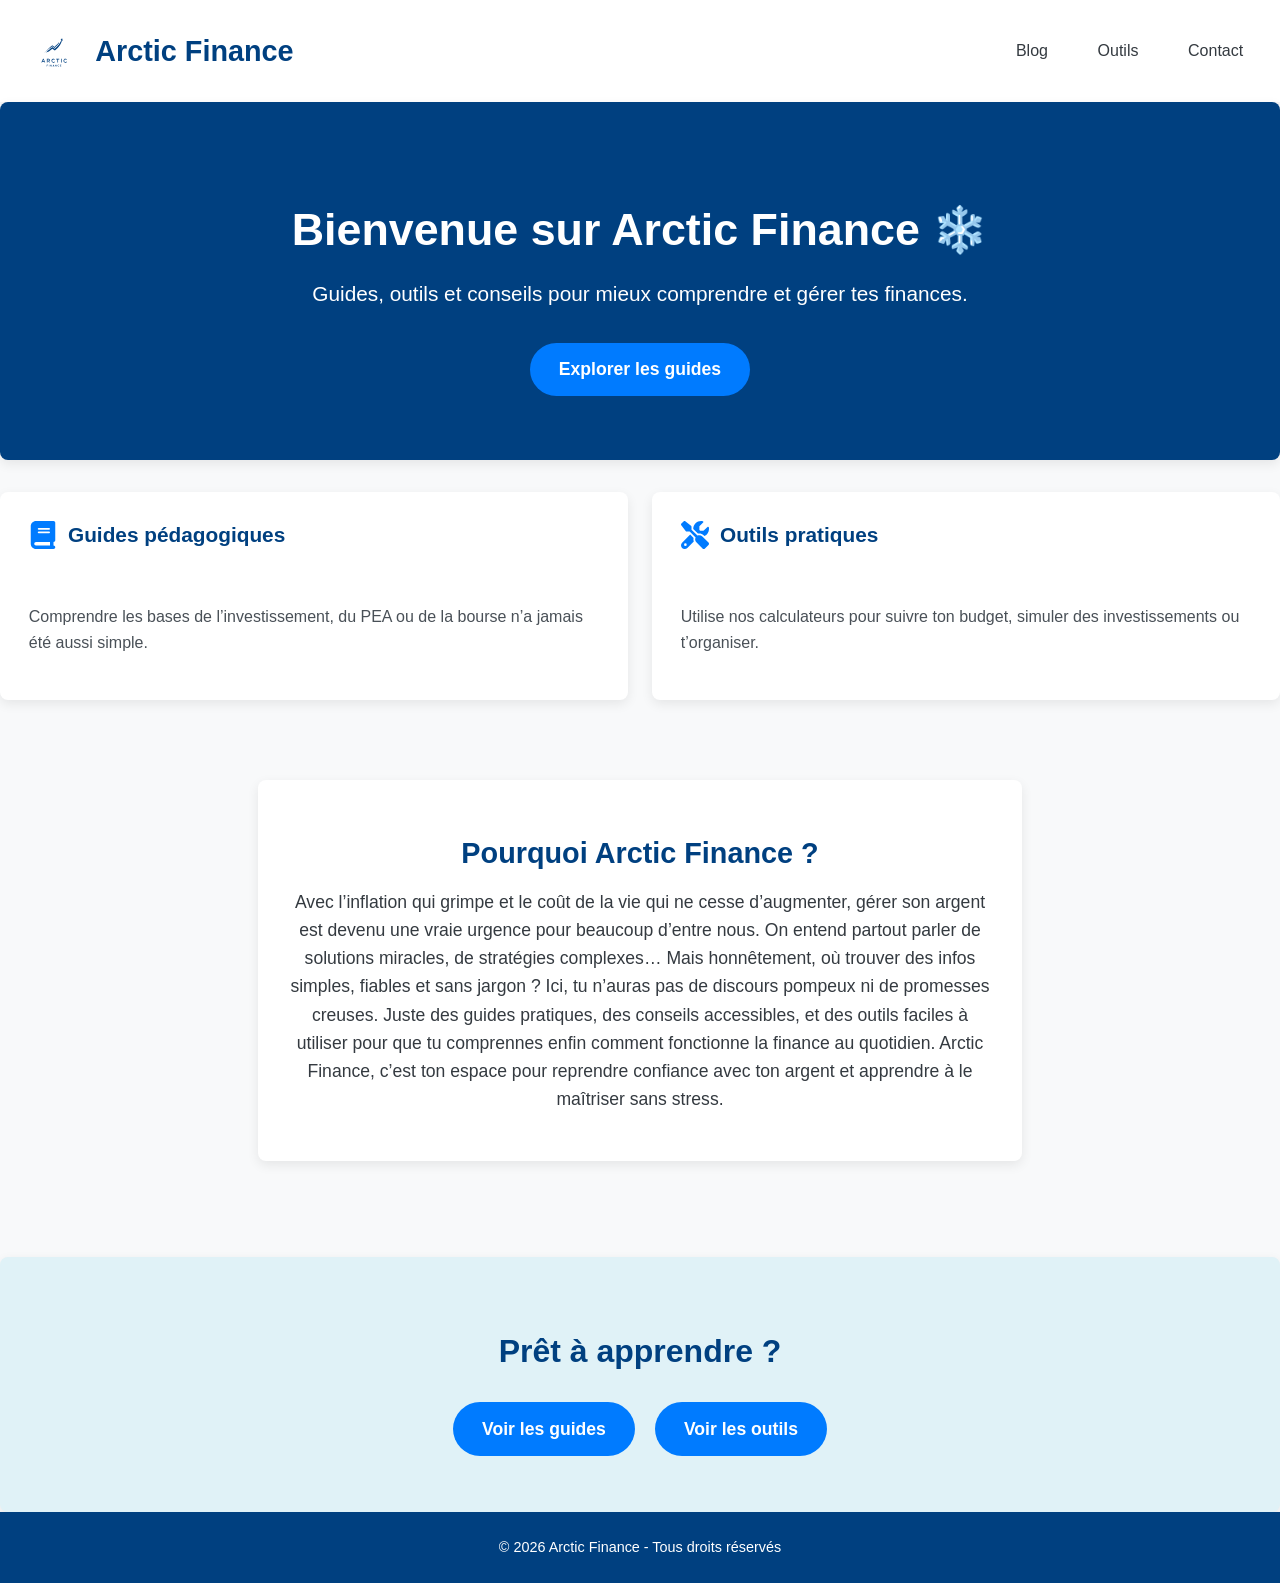
<file: index.html>
<!DOCTYPE html>
<html lang="fr">
<head>
    <meta charset="UTF-8" />
    <meta name="viewport" content="width=device-width, initial-scale=1" />
    <title>Arctic Finance | Guides et Outils pour comprendre la Bourse</title>
    <meta name="description" content="Arctic Finance vous aide à comprendre la bourse, investir simplement et gérer vos finances grâce à des guides clairs et des outils pratiques.">

    <!-- Open Graph / Réseaux sociaux -->
    <meta property="og:title" content="Arctic Finance | Guides et Outils pour comprendre la Bourse">
    <meta property="og:description" content="Arctic Finance vous aide à comprendre la bourse, investir simplement et gérer vos finances grâce à des guides clairs et des outils pratiques.">
    <meta property="og:type" content="website">
    <meta property="og:url" content="https://ton-pseudo.github.io/nom-du-repo/">
    <meta property="og:image" content="https://ton-pseudo.github.io/nom-du-repo/images/preview.png">

    <!-- Twitter -->
    <meta name="twitter:card" content="summary_large_image">
    <meta name="twitter:title" content="Arctic Finance | Guides et Outils pour comprendre la Bourse">
    <meta name="twitter:description" content="Arctic Finance vous aide à comprendre la bourse, investir simplement et gérer vos finances grâce à des guides clairs et des outils pratiques.">
    <meta name="twitter:image" content="https://ton-pseudo.github.io/nom-du-repo/images/preview.png">

    <link rel="stylesheet" href="style.css" />

    <link rel="icon" type="image/x-icon" href="/favicon/favicon.ico">
    <link rel="manifest" href="/favicon/site.webmanifest">
    <meta name="theme-color" content="#ffffff">
    <link rel="apple-touch-icon" sizes="180x180" href="/favicon/apple-touch-icon.png">
    <link rel="icon" type="image/png" sizes="16x16" href="/favicon/favicon-16x16.png">
    <link rel="icon" type="image/png" sizes="32x32" href="/favicon/favicon-32x32.png">
    <link rel="icon" type="image/png" sizes="192x192" href="/favicon/android-chrome-192x192.png">
    <link rel="icon" type="image/png" sizes="512x512" href="/favicon/android-chrome-512x512.png">
</head>

<body>

  
<header class="main-header">
    <div class="header-content">
    <a href="index.html" class="logo-link"> <div class="logo-container">
            <img src="Logo-Arctic-Finance.svg" alt="Logo Arctic Finance" class="site-logo" />
            <span class="site-title-text">Arctic Finance</span>
        </div>
    </a>
</div>

    <nav class="main-nav">
        <ul>
            <li><a href="blog.html">Blog</a></li>
            <li><a href="outils.html">Outils</a></li>
            <li><a href="contact.html">Contact</a></li>
        </ul>
    </nav>
</header>

  <section class="hero">
    <h1>Bienvenue sur Arctic Finance ❄️</h1>
    <p>Guides, outils et conseils pour mieux comprendre et gérer tes finances.</p>
    <a href="blog-guides.html" class="cta-button">Explorer les guides</a>
  </section>

  <section class="features">
    <a href="blog-guides.html" class="card-link">
      <div class="card">
        <h2>
          <svg class="card-icon" aria-hidden="true" xmlns="http://www.w3.org/2000/svg" viewBox="0 0 448 512"><path d="M96 0C43 0 0 43 0 96L0 416c0 53 43 96 96 96l288 0 32 0c17.7 0 32-14.3 32-32s-14.3-32-32-32l0-64c17.7 0 32-14.3 32-32l0-320c0-17.7-14.3-32-32-32L384 0 96 0zm0 384l256 0 0 64L96 448c-17.7 0-32-14.3-32-32s14.3-32 32-32zm32-240c0-8.8 7.2-16 16-16l192 0c8.8 0 16 7.2 16 16s-7.2 16-16 16l-192 0c-8.8 0-16-7.2-16-16zm16 48l192 0c8.8 0 16 7.2 16 16s-7.2 16-16 16l-192 0c-8.8 0-16-7.2-16-16s7.2-16 16-16z"/></svg>
          Guides pédagogiques
        </h2>
        <p>Comprendre les bases de l’investissement, du PEA ou de la bourse n’a jamais été aussi simple.</p>
      </div>
    </a>

    <a href="outils.html" class="card-link">
    <div class="card">
        <h2>
            <svg class="card-icon" aria-hidden="true" xmlns="http://www.w3.org/2000/svg" viewBox="0 0 512 512"><path d="M78.6 5C69.1-2.4 55.6-1.5 47 7L7 47c-8.5 8.5-9.4 22-2.1 31.6l80 104c4.5 5.9 11.6 9.4 19 9.4l54.1 0 109 109c-14.7 29-10 65.4 14.3 89.6l112 112c12.5 12.5 32.8 12.5 45.3 0l64-64c12.5-12.5 12.5-32.8 0-45.3l-112-112c-24.2-24.2-60.6-29-89.6-14.3l-109-109 0-54.1c0-7.5-3.5-14.5-9.4-19L78.6 5zM19.9 396.1C7.2 408.8 0 426.1 0 444.1C0 481.6 30.4 512 67.9 512c18 0 35.3-7.2 48-19.9L233.7 374.3c-7.8-20.9-9-43.6-3.6-65.1l-61.7-61.7L19.9 396.1zM512 144c0-10.5-1.1-20.7-3.2-30.5c-2.4-11.2-16.1-14.1-24.2-6l-63.9 63.9c-3 3-7.1 4.7-11.3 4.7L352 176c-8.8 0-16-7.2-16-16l0-57.4c0-4.2 1.7-8.3 4.7-11.3l63.9-63.9c8.1-8.1 5.2-21.8-6-24.2C388.7 1.1 378.5 0 368 0C288.5 0 224 64.5 224 144l0 .8 85.3 85.3c36-9.1 75.8 .5 104 28.7L429 274.5c49-23 83-72.8 83-130.5zM56 432a24 24 0 1 1 48 0 24 24 0 1 1 -48 0z"/></svg>
            Outils pratiques
        </h2>
        <p>Utilise nos calculateurs pour suivre ton budget, simuler des investissements ou t’organiser.</p>
    </div>
</a>

  </section>

  <section id="why-arctic">
    <h2>Pourquoi Arctic Finance ?</h2>
    <p>
      Avec l’inflation qui grimpe et le coût de la vie qui ne cesse d’augmenter, gérer son argent est devenu une vraie urgence pour beaucoup d’entre nous.
      On entend partout parler de solutions miracles, de stratégies complexes… Mais honnêtement, où trouver des infos simples, fiables et sans jargon ?
      Ici, tu n’auras pas de discours pompeux ni de promesses creuses. Juste des guides pratiques, des conseils accessibles, et des outils faciles à utiliser pour que tu comprennes enfin comment fonctionne la finance au quotidien.
      Arctic Finance, c’est ton espace pour reprendre confiance avec ton argent et apprendre à le maîtriser sans stress.
    </p>
</section>

  <section class="cta">
    <h2>Prêt à apprendre ?</h2>
    <a href="blog-guides.html" class="cta-button">Voir les guides</a>
    <a href="outils.html" class="cta-button">Voir les outils</a>
  </section>

  <footer>
    <p>&copy; <span id="current-year"></span> Arctic Finance - Tous droits réservés</p>
</footer>

<script>
    // Obtenez l'élément du span où l'année doit être affichée
    const yearSpan = document.getElementById('current-year');

    // Obtenez l'année actuelle
    const currentYear = new Date().getFullYear();

    // Mettez à jour le contenu du span avec l'année actuelle
    if (yearSpan) { // Vérifie si l'élément existe avant de le modifier
        yearSpan.textContent = currentYear;
    }
</script>

</body>
</html>
</file>
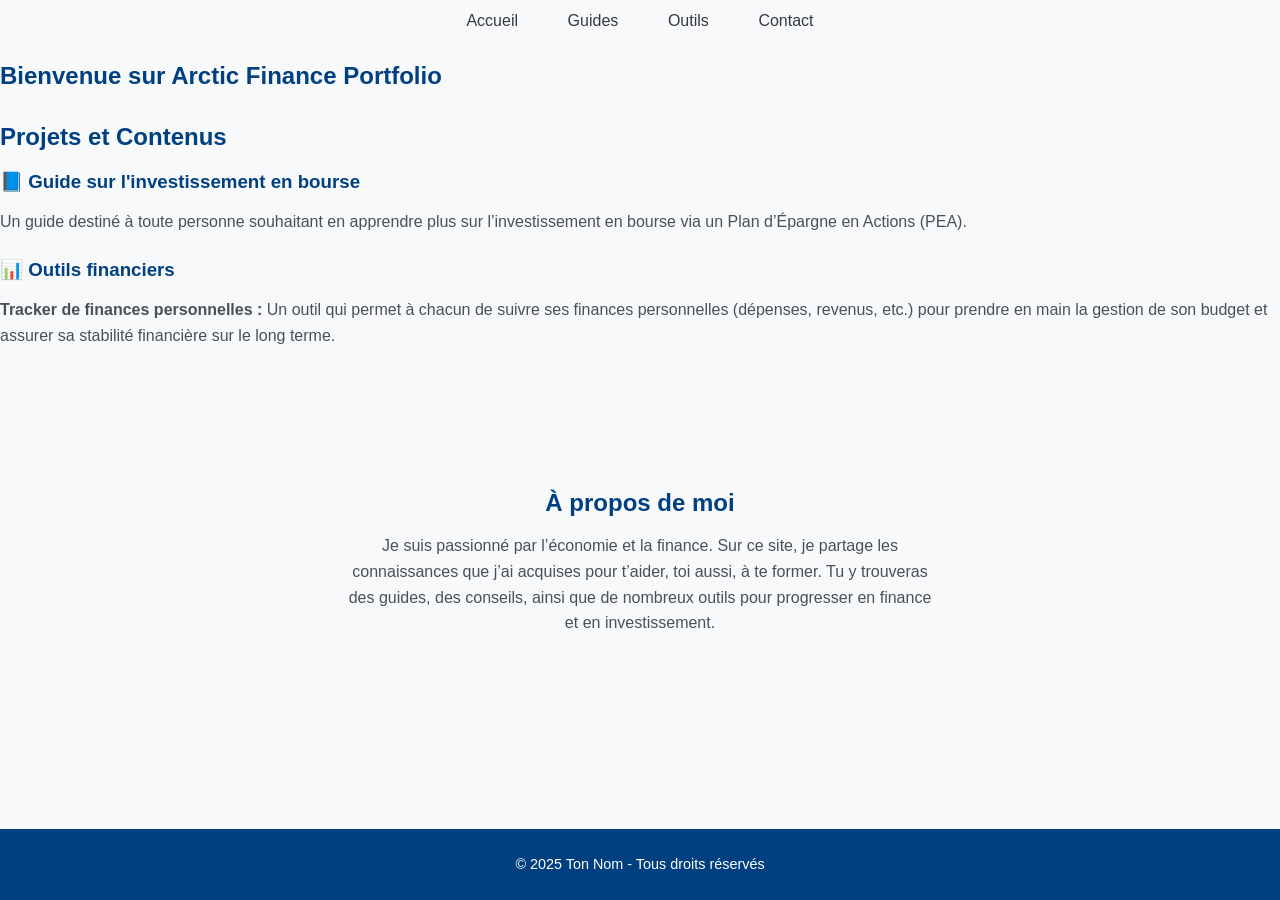
<file: 1_Index.html>
<!DOCTYPE html>
<html lang="fr">
<head>
  <meta charset="UTF-8" />
  <meta name="viewport" content="width=device-width, initial-scale=1" />
  <title>Mon Portfolio Finance</title>
  <link rel="stylesheet" href="style.css" />
</head>

<body>
    <nav>
  <ul>
    <li><a href="/1_Index.html">Accueil</a></li>
    <li><a href="/2_Guides.html">Guides</a></li>
    <li><a href="/3_Outils.html">Outils</a></li>
    <li><a href="/4_Contact.html">Contact</a></li>
  </ul>
</nav>

<section id="intro"> 
  <h1>Bienvenue sur Arctic Finance Portfolio</h1>
</section>
 
<section id="projets">
  <h2>Projets et Contenus</h2>

  <div style="margin-bottom: 1.5rem;">
    <h3>📘 Guide sur l'investissement en bourse</h3>
    <p>Un guide destiné à toute personne souhaitant en apprendre plus sur l’investissement en bourse via un Plan d’Épargne en Actions (PEA).</p>
  </div>

  <div>
    <h3>📊 Outils financiers</h3>
    <p><strong>Tracker de finances personnelles :</strong> Un outil qui permet à chacun de suivre ses finances personnelles (dépenses, revenus, etc.) pour prendre en main la gestion de son budget et assurer sa stabilité financière sur le long terme.</p>
  </div>
</section>

  <section id="about" style="padding: 2rem; max-width: 600px; margin: auto; text-align: center;">
  <h2>À propos de moi</h2>
  <p>Je suis passionné par l’économie et la finance.
Sur ce site, je partage les connaissances que j’ai acquises pour t’aider, toi aussi, à te former.
Tu y trouveras des guides, des conseils, ainsi que de nombreux outils pour progresser en finance et en investissement.  </p>
</section>

  <footer>
    <p>© 2025 Ton Nom - Tous droits réservés</p>
  </footer>
</body>
</html>
</file>
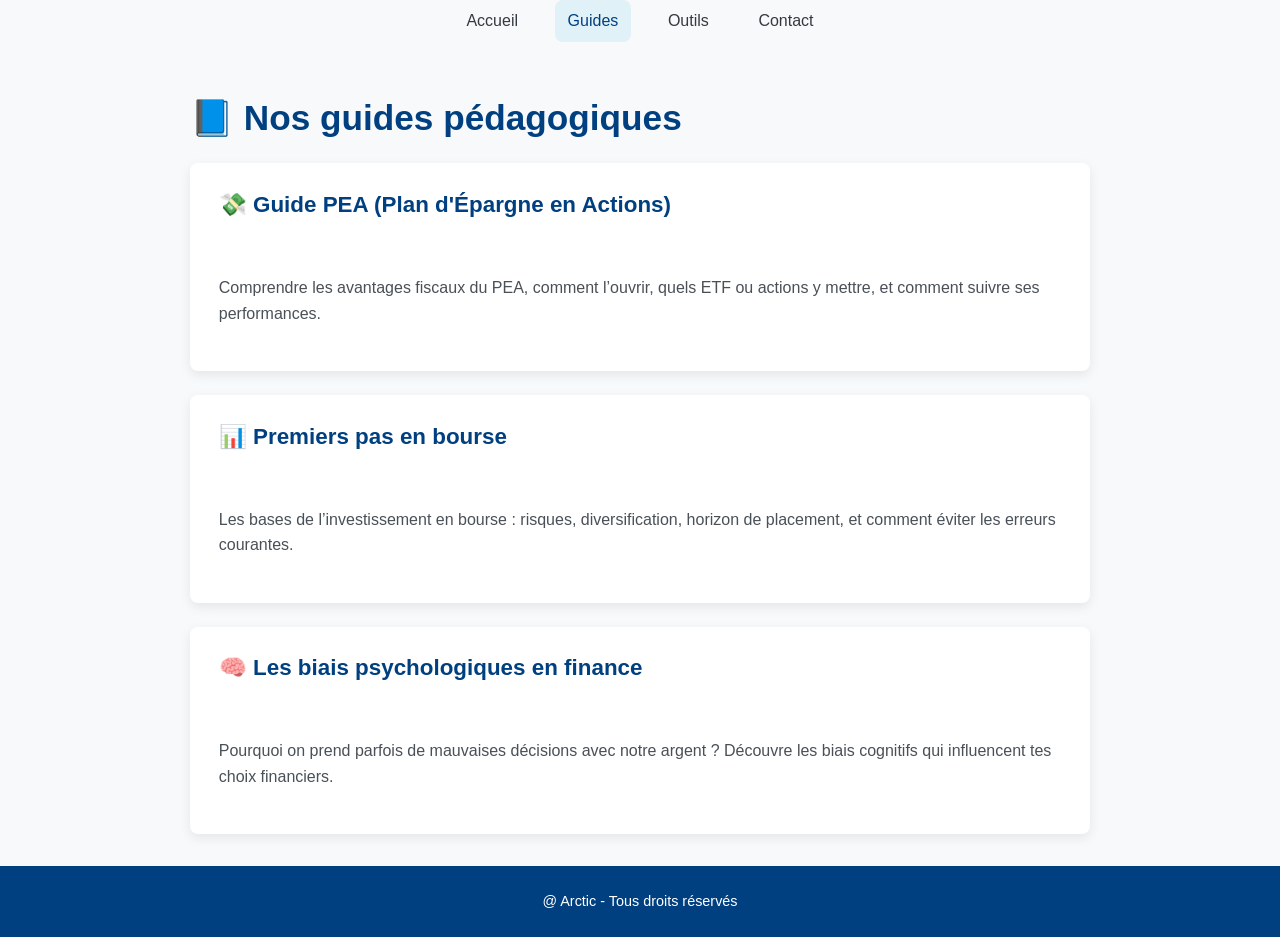
<file: 2_Guides.html>
<!DOCTYPE html>
<html lang="fr">
<head>
  <meta charset="UTF-8" />
  <meta name="viewport" content="width=device-width, initial-scale=1" />
  <title>Guides - Arctic Finance</title>
  <link rel="stylesheet" href="style.css" />
</head>
<body>

<nav>
  <ul>
    <li><a href="index.html">Accueil</a></li>
    <li><a href="2_Guides.html" class="active">Guides</a></li>
    <li><a href="3_Outils.html">Outils</a></li>
    <li><a href="4_Contact.html">Contact</a></li>
  </ul>
</nav>

<main style="max-width: 900px; margin: 2rem auto;">
  <h1 style="font-size: 2.2rem; color: #004080; margin-bottom: 1.5rem;">📘 Nos guides pédagogiques</h1>

  <div style="display: grid; gap: 1.5rem;">
    
    <section class="card">
      <h2 style="font-size: 1.4rem;">💸 Guide PEA (Plan d'Épargne en Actions)</h2>
      <p>Comprendre les avantages fiscaux du PEA, comment l’ouvrir, quels ETF ou actions y mettre, et comment suivre ses performances.</p>
    </section>

    <section class="card">
      <h2 style="font-size: 1.4rem;">📊 Premiers pas en bourse</h2>
      <p>Les bases de l’investissement en bourse : risques, diversification, horizon de placement, et comment éviter les erreurs courantes.</p>
    </section>

    <section class="card">
      <h2 style="font-size: 1.4rem;">🧠 Les biais psychologiques en finance</h2>
      <p>Pourquoi on prend parfois de mauvaises décisions avec notre argent ? Découvre les biais cognitifs qui influencent tes choix financiers.</p>
    </section>

  </div>
</main>

<footer>
  <p>@ Arctic - Tous droits réservés</p>
</footer>

</body>
</html>
</file>
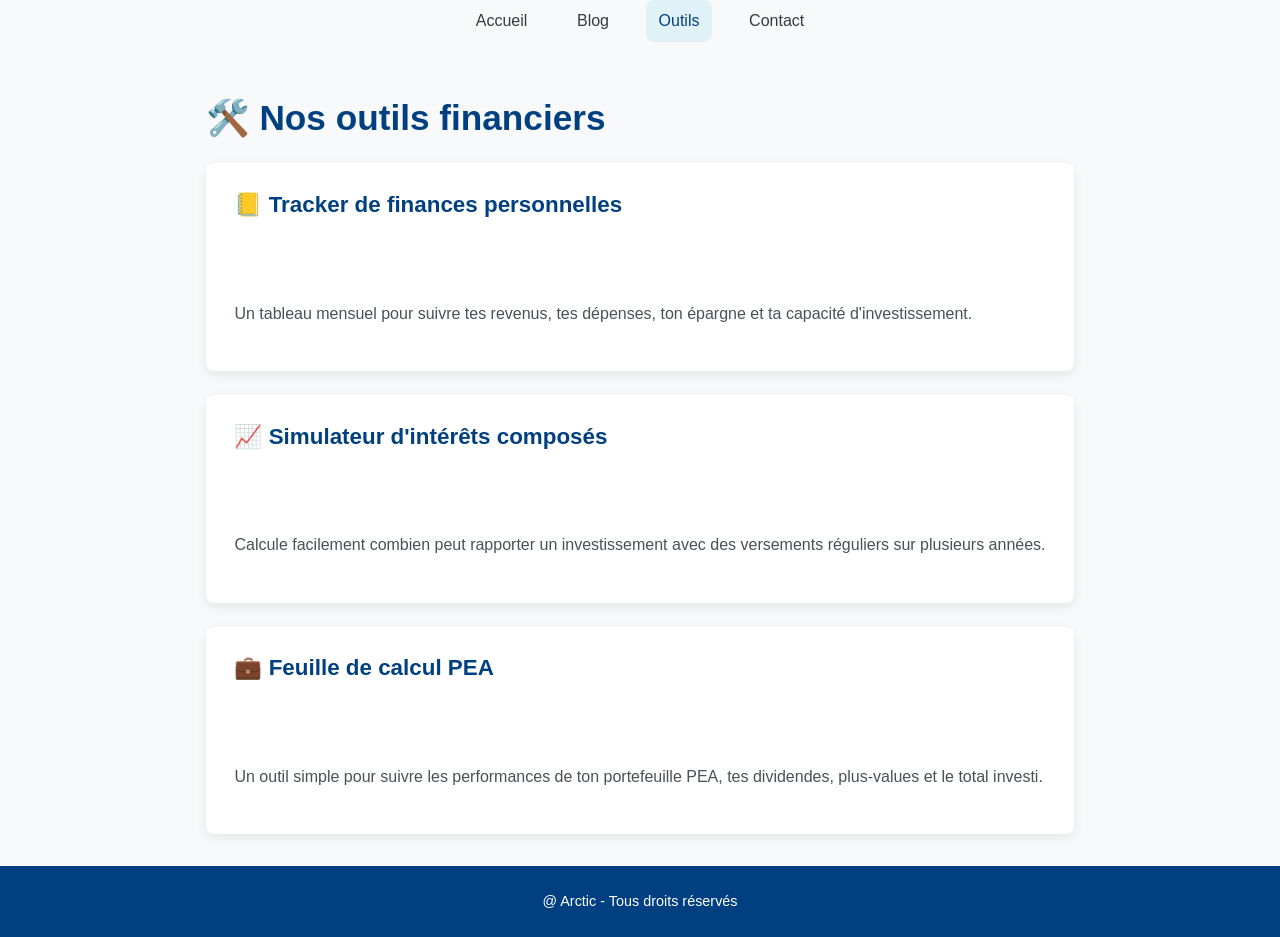
<file: 3_Outils.html>
<!DOCTYPE html>
<html lang="fr">
<head>
  <meta charset="UTF-8" />
  <meta name="viewport" content="width=device-width, initial-scale=1" />
  <title>Outils - Arctic Finance</title>
  <link rel="stylesheet" href="style.css" />
</head>
<body>

<nav>
  <ul>
    <li><a href="index.html">Accueil</a></li>
    <li><a href="blog.html">Blog</a></li>
    <li><a href="3_Outils.html" class="active">Outils</a></li>
    <li><a href="4_Contact.html">Contact</a></li>
  </ul>
</nav>

<main style="max-width: 900px; margin: 2rem auto;">
  <h1 style="font-size: 2.2rem; color: #004080; margin-bottom: 1.5rem;">🛠️ Nos outils financiers</h1>

  <div style="display: grid; gap: 1.5rem;">
    
    <section class="card">
      <h2 style="font-size: 1.4rem;">📒 Tracker de finances personnelles</h2>
      <p>Un tableau mensuel pour suivre tes revenus, tes dépenses, ton épargne et ta capacité d'investissement.</p>
    </section>

    <section class="card">
      <h2 style="font-size: 1.4rem;">📈 Simulateur d'intérêts composés</h2>
      <p>Calcule facilement combien peut rapporter un investissement avec des versements réguliers sur plusieurs années.</p>
    </section>

    <section class="card">
      <h2 style="font-size: 1.4rem;">💼 Feuille de calcul PEA</h2>
      <p>Un outil simple pour suivre les performances de ton portefeuille PEA, tes dividendes, plus-values et le total investi.</p>
    </section>

  </div>
</main>

<footer>
  <p>@ Arctic - Tous droits réservés</p>
</footer>

</body>
</html>
</file>
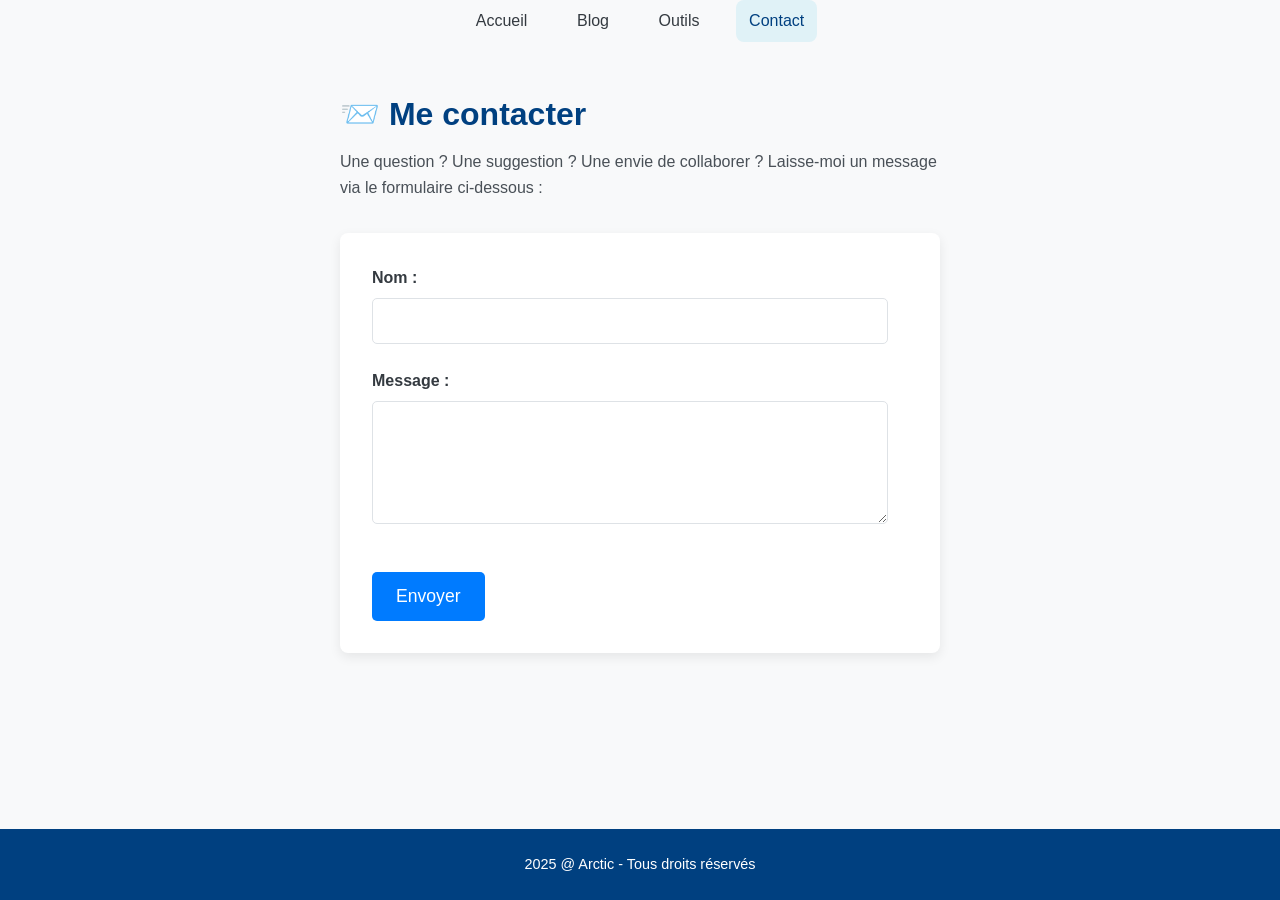
<file: 4_Contact.html>
<!DOCTYPE html>
<html lang="fr">
<head>
  <meta charset="UTF-8" />
  <meta name="viewport" content="width=device-width, initial-scale=1" />
  <title>Contact - Arctic Finance</title>
  <link rel="stylesheet" href="style.css" />
</head>
<body>

<nav>
  <ul>
    <li><a href="index.html">Accueil</a></li>
    <li><a href="blog.html">Blog</a></li>
    <li><a href="3_Outils.html">Outils</a></li>
    <li><a href="4_Contact.html" class="active">Contact</a></li>
  </ul>
</nav>

<main style="max-width: 600px; margin: 2rem auto;">
  <h1>📨 Me contacter</h1>
  <p>Une question ? Une suggestion ? Une envie de collaborer ? Laisse-moi un message via le formulaire ci-dessous :</p>

  <form name="Contact" method="POST" data-netlify="true" id="contact-form">
    <input type="hidden" name="form-name" value="Contact" />
    <p style="display: none;">
      <label>Ne pas remplir ce champ : <input name="bot-field" /></label>
    </p>

    <div>
      <label for="name">Nom :</label>
      <input type="text" id="name" name="name" required />
    </div>

    <div>
      <label for="message">Message :</label>
      <textarea id="message" name="message" rows="5" required></textarea>
    </div>

    <button type="submit">Envoyer</button>
  </form>
</main>

<footer>
  <p>2025 @ Arctic - Tous droits réservés</p>
</footer>


<div id="modal" style="display:none; position:fixed; top:0; left:0; width:100vw; height:100vh; background:rgba(0,0,0,0.5); justify-content:center; align-items:center; z-index:1000;">
  <div style="background:white; padding:2rem; border-radius:8px; max-width: 400px; text-align:center; box-shadow: 0 2px 10px rgba(0,0,0,0.3);">
    <h2>Merci pour votre message !</h2>
    <p>Vous allez être redirigé vers la page d'accueil...</p>
  </div>
</div>


<form name="Contact" netlify hidden>
  <input type="text" name="name" />
  <textarea name="message"></textarea>
</form>


<script>
  const form = document.getElementById("contact-form");
  const modal = document.getElementById("modal");

  form.addEventListener("submit", function (event) {
    event.preventDefault();

    
    const formData = new FormData(form);

    
    fetch("/", {
      method: "POST",
      headers: { "Content-Type": "application/x-www-form-urlencoded" },
      body: new URLSearchParams(formData).toString()
    })
    .then(() => {
      modal.style.display = "flex";
      setTimeout(() => {
        window.location.href = "index.html";
      }, 3000);
    })
    .catch((error) => alert("Erreur lors de l'envoi : " + error));
  });
</script>

</body>
</html>
</file>
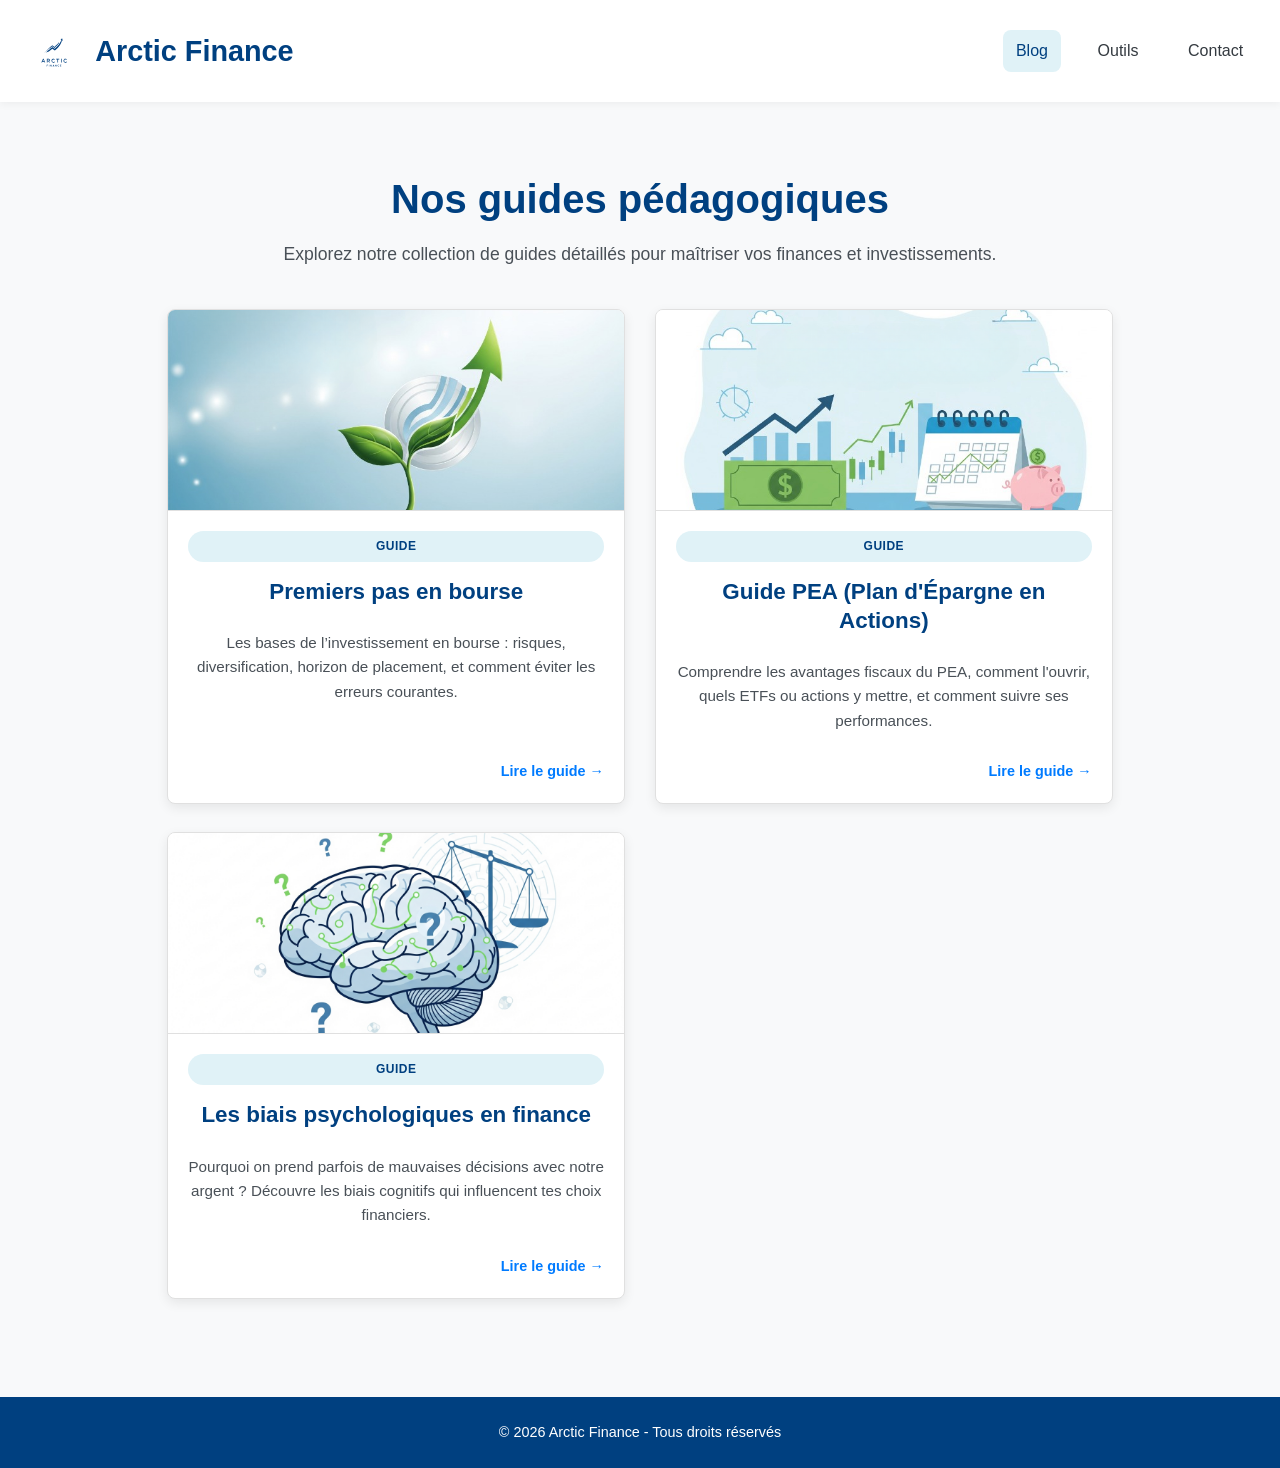
<file: blog-guides.html>
<!DOCTYPE html>
<html lang="fr">
<head>
    <meta charset="UTF-8" />
    <meta name="viewport" content="width=device-width, initial-scale=1" />
    <title>Guides - Arctic Finance</title> <meta name="description" content="Découvrez tous nos guides pédagogiques sur la finance personnelle, l'investissement en bourse, le PEA et la psychologie financière avec Arctic Finance."> <link rel="stylesheet" href="style.css" />

    <link rel="icon" type="image/x-icon" href="/favicon/favicon.ico">
    <link rel="manifest" href="/favicon/site.webmanifest">
    <meta name="theme-color" content="#ffffff">
    <link rel="apple-touch-icon" sizes="180x180" href="/favicon/apple-touch-icon.png">
    <link rel="icon" type="image/png" sizes="16x16" href="/favicon/favicon-16x16.png">
    <link rel="icon" type="image/png" sizes="32x32" href="/favicon/favicon-32x32.png">
    <link rel="icon" type="image/png" sizes="192x192" href="/favicon/android-chrome-192x192.png">
    <link rel="icon" type="image/png" sizes="512x512" href="/favicon/android-chrome-512x512.png">
</head>
<body>

<header class="main-header">
    <div class="header-content">
        <a href="index.html" class="logo-link"> <div class="logo-container">
                <img src="Logo-Arctic-Finance.svg" alt="Logo Arctic Finance" class="site-logo" />
                <span class="site-title-text">Arctic Finance</span>
            </div>
        </a>
    </div>

    <nav class="main-nav">
        <ul>
            <li><a href="blog.html" class="active">Blog</a></li>
            <li><a href="outils.html">Outils</a></li>
            <li><a href="contact.html">Contact</a></li>
        </ul>
    </nav>
</header>

<main class="blog-main-content"> <section>
        <h1>Nos guides pédagogiques</h1> <p class="intro">Explorez notre collection de guides détaillés pour maîtriser vos finances et investissements.</p>

        <div class="articles-grid"> <div class="blog-post-card"> <a href="guides/premiers-pas-en-bourse.html" class="card-link"> <img src="images/guides/premiers-pas-en-bourse.png" alt="Image du guide Premiers pas en bourse" class="post-thumbnail"> <div class="post-content">
                        <span class="post-category">Guide</span> <h3>Premiers pas en bourse</h3>
                        <p>Les bases de l’investissement en bourse : risques, diversification, horizon de placement, et comment éviter les erreurs courantes.</p>
                        <span class="read-more">Lire le guide &rarr;</span> </div>
                </a>
            </div>

            <div class="blog-post-card">
                <a href="guides/pea.html" class="card-link">
                    <img src="images//guides/guide-PEA.png" alt="Image du guide PEA" class="post-thumbnail">
                    <div class="post-content">
                        <span class="post-category">Guide</span>
                        <h3>Guide PEA (Plan d'Épargne en Actions)</h3>
                        <p>Comprendre les avantages fiscaux du PEA, comment l'ouvrir, quels ETFs ou actions y mettre, et comment suivre ses performances.</p>
                        <span class="read-more">Lire le guide &rarr;</span>
                    </div>
                </a>
            </div>

            <div class="blog-post-card">
                <a href="guides/biais-psychologiques.html" class="card-link">
                    <img src="images/guides/biais-psychologiques.png" alt="Image du guide Biais psychologiques" class="post-thumbnail">
                    <div class="post-content">
                        <span class="post-category">Guide</span>
                        <h3>Les biais psychologiques en finance</h3>
                        <p>Pourquoi on prend parfois de mauvaises décisions avec notre argent ? Découvre les biais cognitifs qui influencent tes choix financiers.</p>
                        <span class="read-more">Lire le guide &rarr;</span>
                    </div>
                </a>
            </div>

            </div>
    </section>
</main>

<footer>
    <p>&copy; <span id="current-year"></span> Arctic Finance - Tous droits réservés</p>
</footer>

<script>
    // Obtenez l'élément du span où l'année doit être affichée
    const yearSpan = document.getElementById('current-year');

    // Obtenez l'année actuelle
    const currentYear = new Date().getFullYear();

    // Mettez à jour le contenu du span avec l'année actuelle
    if (yearSpan) { // Vérifie si l'élément existe avant de le modifier
        yearSpan.textContent = currentYear;
    }
</script>

</body>
</html>
</file>
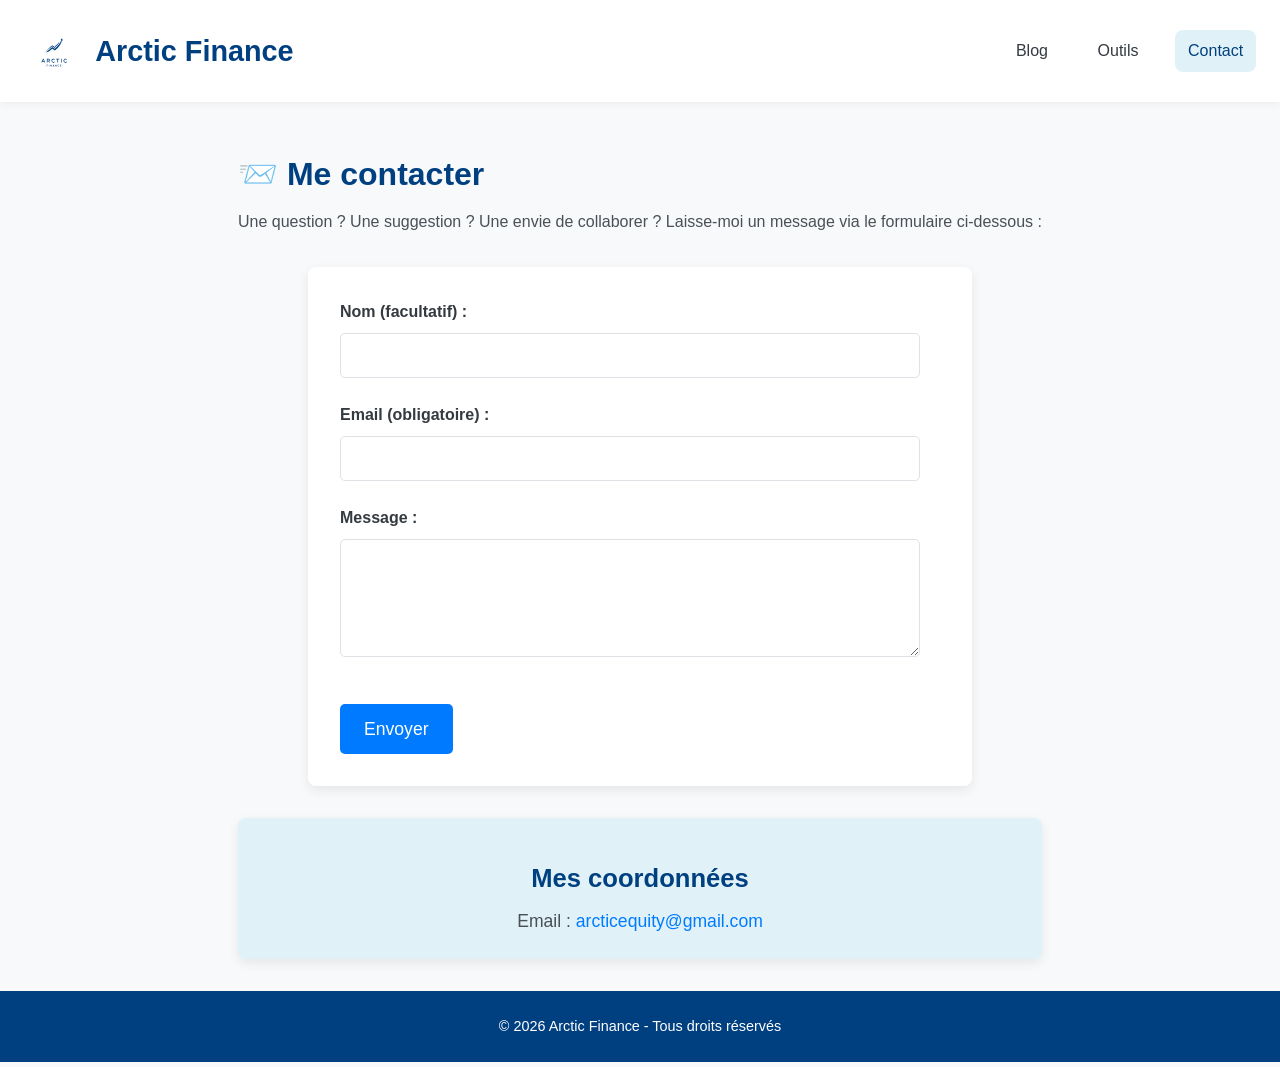
<file: contact.html>
<!DOCTYPE html>
<html lang="fr">
<head>
    <meta charset="UTF-8" />
    <meta name="viewport" content="width=device-width, initial-scale=1" />
    <title>Contact | Arctic Finance</title>
    <meta name="description" content="Besoin d’aide ou d’un renseignement ? Contactez Arctic Finance facilement via notre formulaire en ligne.">

    <!-- Open Graph / Réseaux sociaux -->
    <meta property="og:title" content="Contact | Arctic Finance">
    <meta property="og:description" content="Besoin d’aide ou d’un renseignement ? Contactez Arctic Finance facilement via notre formulaire en ligne.">
    <meta property="og:type" content="website">
    <meta property="og:url" content="https://ton-pseudo.github.io/nom-du-repo/contact.html">
    <meta property="og:image" content="https://ton-pseudo.github.io/nom-du-repo/images/contact-preview.png">

    <!-- Twitter -->
    <meta name="twitter:card" content="summary_large_image">
    <meta name="twitter:title" content="Contact | Arctic Finance">
    <meta name="twitter:description" content="Besoin d’aide ou d’un renseignement ? Contactez Arctic Finance facilement via notre formulaire en ligne.">
    <meta name="twitter:image" content="https://ton-pseudo.github.io/nom-du-repo/images/contact-preview.png">

    <link rel="stylesheet" href="style.css" />
    <link rel="icon" type="image/x-icon" href="/favicon/favicon.ico">
</head>

<body>

<header class="main-header">
  <div class="header-content">
    <a href="index.html" class="logo-link">
      <div class="logo-container">
        <img src="Logo-Arctic-Finance.svg" alt="Logo Arctic Finance" class="site-logo" />
        <span class="site-title-text">Arctic Finance</span>
      </div>
    </a>
  </div>

  <nav class="main-nav">
    <ul>
      <li><a href="blog.html">Blog</a></li>
      <li><a href="outils.html">Outils</a></li>
      <li><a href="contact.html" class="active">Contact</a></li>
    </ul>
  </nav>
</header>


<main>
  <h1>📨 Me contacter</h1>
  <p>Une question ? Une suggestion ? Une envie de collaborer ? Laisse-moi un message via le formulaire ci-dessous :</p>

  <form name="Contact" method="POST" data-netlify="true" id="contact-form">
  <input type="hidden" name="form-name" value="Contact" />
  <p style="display: none;">
    <label>Ne pas remplir ce champ : <input name="bot-field" /></label>
  </p>

  <div>
    <label for="name">Nom (facultatif) :</label>
    <input type="text" id="name" name="name" />
  </div>

  <div>
    <label for="email">Email (obligatoire) :</label>
    <input type="email" id="email" name="email" required />
  </div>

  <div>
    <label for="message">Message :</label>
    <textarea id="message" name="message" rows="5" required></textarea>
  </div>

  <button type="submit">Envoyer</button>
</form>

  <section id="contact-info">
    <h2>Mes coordonnées</h2>
    <p> Email : <a href="mailto:arcticequity@gmail.com">arcticequity@gmail.com</a>
    </p>
  </section>
</main>

<footer>
    <p>&copy; <span id="current-year"></span> Arctic Finance - Tous droits réservés</p>
</footer>

<div id="modal">
  <div>
    <h2>Merci pour votre message !</h2>
    <p>Vous allez être redirigé vers la page d'accueil...</p>
  </div>
</div>

<script>
  const form = document.getElementById("contact-form");
  const modal = document.getElementById("modal");

  form.addEventListener("submit", function (event) {
    event.preventDefault();

    const formData = new FormData(form);

    fetch("/", {
      method: "POST",
      headers: { "Content-Type": "application/x-www-form-urlencoded" },
      body: new URLSearchParams(formData).toString()
    })
    .then(() => {
      modal.style.display = "flex"; // Affiche la modale
      setTimeout(() => {
        window.location.href = "index.html";
      }, 3000); // Redirige après 3 secondes
    })
    .catch((error) => alert("Erreur lors de l'envoi : " + error));
  });
</script>

<script>
    // Obtenez l'élément du span où l'année doit être affichée
    const yearSpan = document.getElementById('current-year');

    // Obtenez l'année actuelle
    const currentYear = new Date().getFullYear();

    // Mettez à jour le contenu du span avec l'année actuelle
    if (yearSpan) { // Vérifie si l'élément existe avant de le modifier
        yearSpan.textContent = currentYear;
    }
</script>

</body>
</html>
</file>
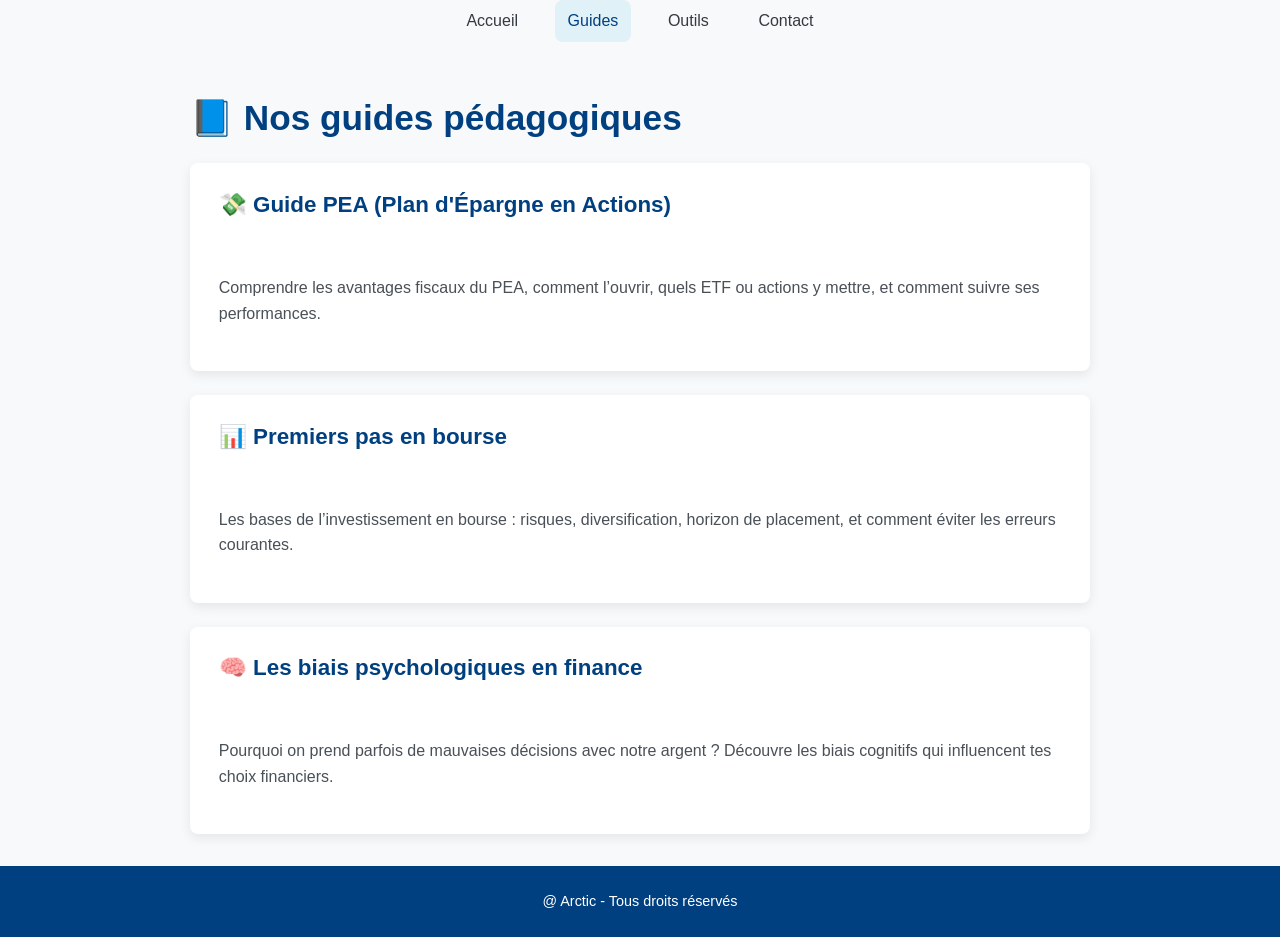
<file: guides.html>
<!DOCTYPE html>
<html lang="fr">
<head>
  <meta charset="UTF-8" />
  <meta name="viewport" content="width=device-width, initial-scale=1" />
  <title>Guides - Arctic Finance</title>
  <link rel="stylesheet" href="style.css" />
</head>
<body>

<nav>
  <ul>
    <li><a href="index.html">Accueil</a></li>
    <li><a href="guides.html" class="active">Guides</a></li>
    <li><a href="outils.html">Outils</a></li>
    <li><a href="contact.html">Contact</a></li>
  </ul>
</nav>

<main style="max-width: 900px; margin: 2rem auto;">
  <h1 style="font-size: 2.2rem; color: #004080; margin-bottom: 1.5rem;">📘 Nos guides pédagogiques</h1>

  <div style="display: grid; gap: 1.5rem;">
    
    <section class="card">
      <h2 style="font-size: 1.4rem;">💸 Guide PEA (Plan d'Épargne en Actions)</h2>
      <p>Comprendre les avantages fiscaux du PEA, comment l’ouvrir, quels ETF ou actions y mettre, et comment suivre ses performances.</p>
    </section>

    <section class="card">
      <h2 style="font-size: 1.4rem;">📊 Premiers pas en bourse</h2>
      <p>Les bases de l’investissement en bourse : risques, diversification, horizon de placement, et comment éviter les erreurs courantes.</p>
    </section>

    <section class="card">
      <h2 style="font-size: 1.4rem;">🧠 Les biais psychologiques en finance</h2>
      <p>Pourquoi on prend parfois de mauvaises décisions avec notre argent ? Découvre les biais cognitifs qui influencent tes choix financiers.</p>
    </section>

  </div>
</main>

<footer>
  <p>@ Arctic - Tous droits réservés</p>
</footer>

</body>
</html>
</file>
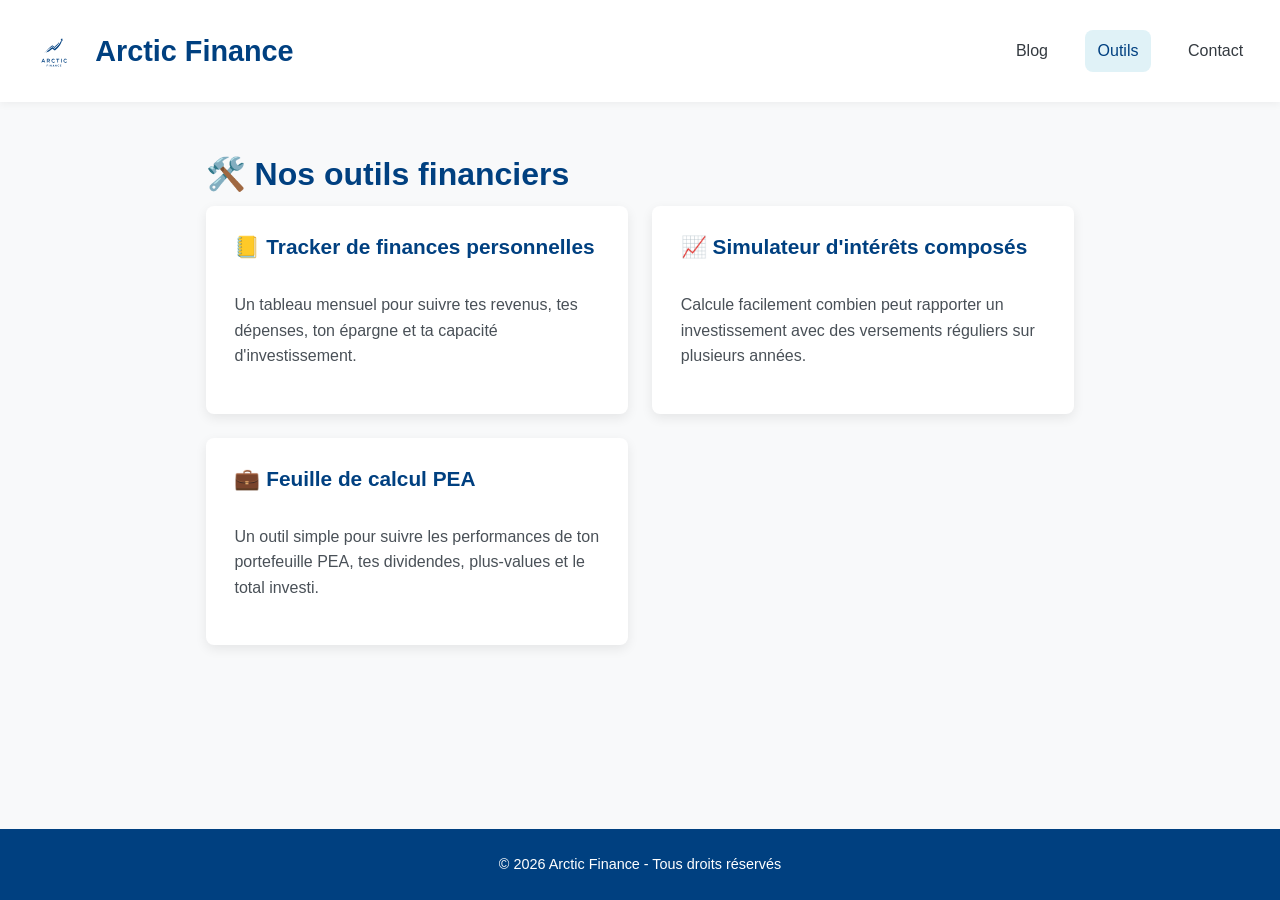
<file: outils.html>
<!DOCTYPE html>
<html lang="fr">
<head>
    <meta charset="UTF-8" />
    <meta name="viewport" content="width=device-width, initial-scale=1" />
    <title>Outils financiers gratuits | Arctic Finance</title>
    <meta name="description" content="Simulateur d’intérêts composés, suivi PEA, tracker de budget : nos outils gratuits pour gérer et optimiser vos finances.">

    <!-- Open Graph / Réseaux sociaux -->
    <meta property="og:title" content="Outils financiers gratuits | Arctic Finance">
    <meta property="og:description" content="Simulateur d’intérêts composés, suivi PEA, tracker de budget : nos outils gratuits pour gérer et optimiser vos finances.">
    <meta property="og:type" content="website">
    <meta property="og:url" content="https://ton-pseudo.github.io/nom-du-repo/outils.html">
    <meta property="og:image" content="https://ton-pseudo.github.io/nom-du-repo/images/outils-preview.png">

    <!-- Twitter -->
    <meta name="twitter:card" content="summary_large_image">
    <meta name="twitter:title" content="Outils financiers gratuits | Arctic Finance">
    <meta name="twitter:description" content="Simulateur d’intérêts composés, suivi PEA, tracker de budget : nos outils gratuits pour gérer et optimiser vos finances.">
    <meta name="twitter:image" content="https://ton-pseudo.github.io/nom-du-repo/images/outils-preview.png">

    <link rel="stylesheet" href="style.css" />
    <link rel="icon" type="image/x-icon" href="/favicon/favicon.ico">
</head>

<body>

<header class="main-header">
    <div class="header-content">
    <a href="../index.html" class="logo-link"> <div class="logo-container">
            <img src="Logo-Arctic-Finance.svg" alt="Logo Arctic Finance" class="site-logo" />
            <span class="site-title-text">Arctic Finance</span>
        </div>
    </a>
</div>

    <nav class="main-nav">
        <ul>
            <li><a href="blog.html">Blog</a></li>
            <li><a href="outils.html" class="active">Outils</a></li>
            <li><a href="contact.html">Contact</a></li>
        </ul>
    </nav>
</header>

<main>
  <h1>🛠️ Nos outils financiers</h1>

  <div class="guides-list"> <section class="card">
      <h2>📒 Tracker de finances personnelles</h2>
      <p>Un tableau mensuel pour suivre tes revenus, tes dépenses, ton épargne et ta capacité d'investissement.</p>
    </section>

    <a href="simulateur-interets.html" class="card-link">
        <section class="card">
          <h2>📈 Simulateur d'intérêts composés</h2>
          <p>Calcule facilement combien peut rapporter un investissement avec des versements réguliers sur plusieurs années.</p>
        </section>
    </a>

    <section class="card">
      <h2>💼 Feuille de calcul PEA</h2>
      <p>Un outil simple pour suivre les performances de ton portefeuille PEA, tes dividendes, plus-values et le total investi.</p>
    </section>

  </div>
</main>

  <footer>
    <p>&copy; <span id="current-year"></span> Arctic Finance - Tous droits réservés</p>
</footer>

<script>
    // Obtenez l'élément du span où l'année doit être affichée
    const yearSpan = document.getElementById('current-year');

    // Obtenez l'année actuelle
    const currentYear = new Date().getFullYear();

    // Mettez à jour le contenu du span avec l'année actuelle
    if (yearSpan) { // Vérifie si l'élément existe avant de le modifier
        yearSpan.textContent = currentYear;
    }
</script>

</body>
</html>
</file>
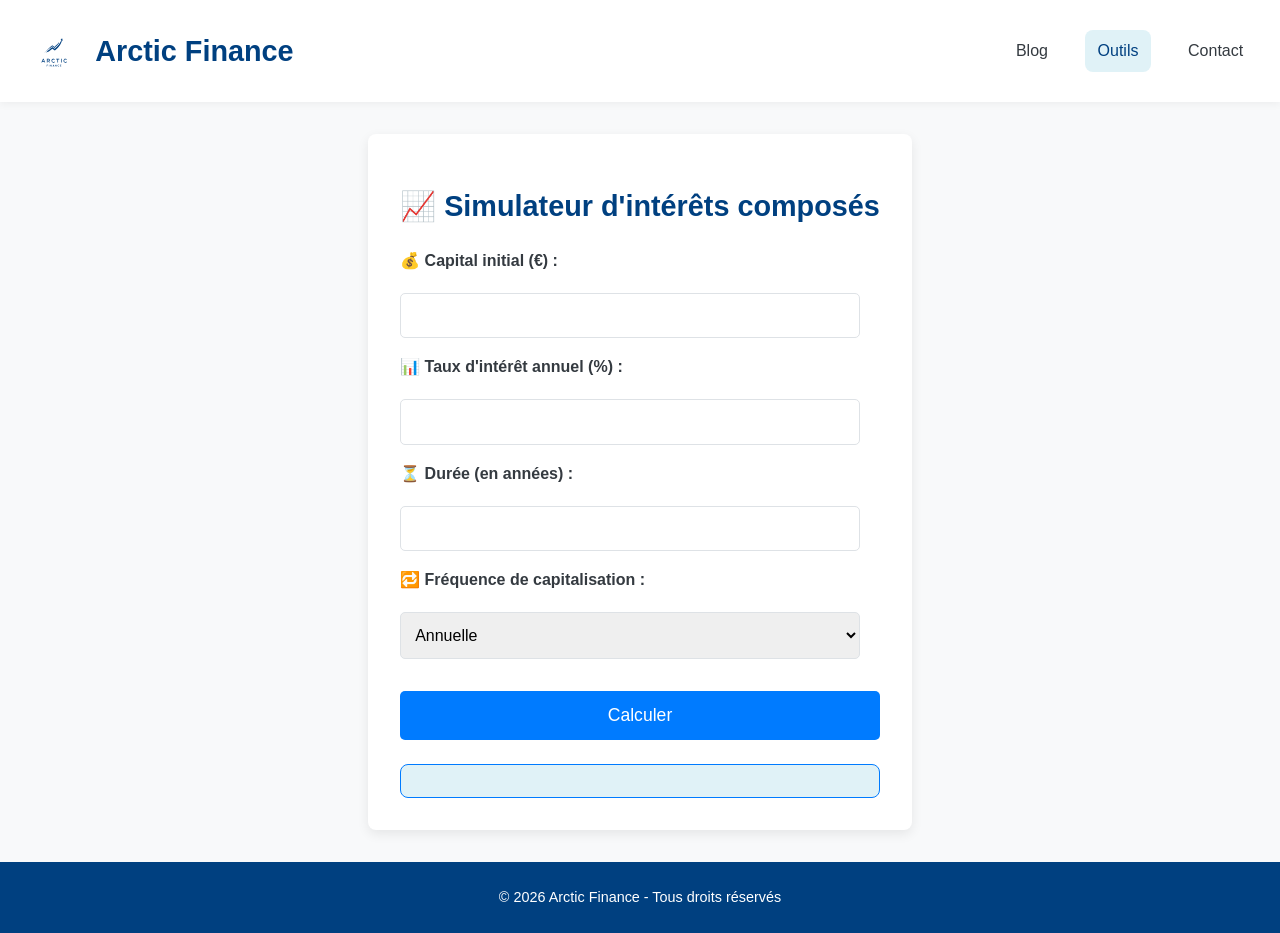
<file: simulateur-interets.html>
<!DOCTYPE html>
<html lang="fr">
<head>
    <meta charset="UTF-8" />
    <meta name="viewport" content="width=device-width, initial-scale=1" />
    <title>Arctic Finance - Bienvenue</title>
    <link rel="stylesheet" href="style.css" />

    <link rel="icon" type="image/x-icon" href="/favicon/favicon.ico">

    <link rel="manifest" href="/favicon/site.webmanifest">
    <meta name="theme-color" content="#ffffff">
    <link rel="apple-touch-icon" sizes="180x180" href="/favicon/apple-touch-icon.png">

    <link rel="icon" type="image/png" sizes="16x16" href="/favicon/favicon-16x16.png">
    <link rel="icon" type="image/png" sizes="32x32" href="/favicon/favicon-32x32.png">
    <link rel="icon" type="image/png" sizes="192x192" href="/favicon/android-chrome-192x192.png">
    <link rel="icon" type="image/png" sizes="512x512" href="/favicon/android-chrome-512x512.png">
</head>

<body>

<header class="main-header">
  <div class="header-content">
    <a href="index.html" class="logo-link">
      <div class="logo-container">
        <img src="Logo-Arctic-Finance.svg" alt="Logo Arctic Finance" class="site-logo" />
        <span class="site-title-text">Arctic Finance</span>
      </div>
    </a>
  </div>

  <nav class="main-nav">
    <ul>
      <li><a href="blog.html">Blog</a></li>
      <li><a href="outils.html" class="active">Outils</a></li>
      <li><a href="contact.html">Contact</a></li>
    </ul>
  </nav>
</header>


  <section class="outil outil-interets">
    <h2>📈 Simulateur d'intérêts composés</h2>

    <form id="simulateur-interets">
      <label for="capital">💰 Capital initial (€) :</label>
      <input type="number" id="capital" required />

      <label for="taux">📊 Taux d'intérêt annuel (%) :</label>
      <input type="number" id="taux" step="0.01" required />

      <label for="duree">⏳ Durée (en années) :</label>
      <input type="number" id="duree" required />

      <label for="frequence">🔁 Fréquence de capitalisation :</label>
      <select id="frequence">
        <option value="1">Annuelle</option>
        <option value="2">Semestrielle</option>
        <option value="4">Trimestrielle</option>
        <option value="12">Mensuelle</option>
      </select>

      <button type="submit">Calculer</button>
    </form>

    <div id="resultat-interets" class="resultat"></div>
  </section>

  <script>
    document.getElementById('simulateur-interets').addEventListener('submit', function (e) {
      e.preventDefault();

      const capital = parseFloat(document.getElementById('capital').value);
      const taux = parseFloat(document.getElementById('taux').value) / 100;
      const duree = parseFloat(document.getElementById('duree').value);
      const frequence = parseInt(document.getElementById('frequence').value);

      const valeurFinale = capital * Math.pow((1 + taux / frequence), frequence * duree);

      document.getElementById('resultat-interets').textContent =
        `💸 Valeur future estimée : ${valeurFinale.toFixed(2)} €`;
    });
  </script>

  <footer>
    <p>&copy; <span id="current-year"></span> Arctic Finance - Tous droits réservés</p>
</footer>

<script>
    // Obtenez l'élément du span où l'année doit être affichée
    const yearSpan = document.getElementById('current-year');

    // Obtenez l'année actuelle
    const currentYear = new Date().getFullYear();

    // Mettez à jour le contenu du span avec l'année actuelle
    if (yearSpan) { // Vérifie si l'élément existe avant de le modifier
        yearSpan.textContent = currentYear;
    }
</script>

</body>
</html>
</file>
<file: style.css>
/* Variables pour les couleurs */
:root {
    --arctic-blue-dark: #004080; /* Bleu foncé pour les titres, accents */
    --arctic-blue-medium: #007bff; /* Bleu moyen pour les liens, boutons CTA */
    --arctic-blue-light: #e0f2f7; /* Bleu très clair pour les fonds subtils */
    --white: #ffffff;
    --light-gray: #f8f9fa; /* Arrière-plan général */
    --medium-gray: #dee2e6; /* Bordures, séparateurs */
    --dark-gray: #343a40; /* Texte principal */
    --text-color: #495057; /* Couleur de texte par défaut */
    --box-shadow: 0 4px 12px rgba(0, 0, 0, 0.08); /* Ombre légère pour les cartes */
    --border-radius: 8px;
    --transition-speed: 0.3s;

    /* Nouvelles variables (ou renommage pour clarté) mappées à vos couleurs existantes */
    --primary-color: var(--arctic-blue-dark);
    --primary-color-light: var(--arctic-blue-light);
    --heading-color: var(--arctic-blue-dark);
    --text-color-light: var(--text-color); /* Pour les textes secondaires */
    --card-background: var(--white);
    --border-color: #e0e0e0; /* Une couleur de bordure plus douce */
    --accent-color: var(--arctic-blue-medium); /* Pour les liens ou éléments secondaires */

    /* Variables pour le mode sombre (si vous les implémentez un jour) - GARDÉES ICI POUR INFO, MAIS INACTIVES SANS CODE JS OU MEDIA QUERY */
    --dark-background-color: #1a1a1a;
    --dark-text-color: #e0e0e0;
    --dark-heading-color: #e0f2f7;
    --dark-card-background: #2c2c2c;
    --dark-border-color: #444;
    --dark-primary-color: #007bff;
    --dark-primary-color-light: #004080;
    --dark-accent-color: #90caf9;
}

/* Styles généraux */
body {
    font-family: 'Segoe UI', Tahoma, Geneva, Verdana, sans-serif;
    margin: 0;
    padding: 0;
    line-height: 1.6;
    color: var(--text-color);
    background-color: var(--light-gray);
    display: flex;
    flex-direction: column;
    min-height: 100vh;
}

main {
    flex-grow: 1; /* Permet au contenu principal de prendre l'espace disponible */
    max-width: 1100px; /* Largeur maximale pour le contenu principal */
    margin: 2rem auto; /* Centrage et espace vertical */
    padding: 0 1.5rem; /* Padding horizontal pour les petits écrans */
}

@media (min-width: 768px) {
    main {
        padding: 0 2rem; /* Plus de padding sur les grands écrans */
    }
}

a {
    color: var(--arctic-blue-medium);
    text-decoration: none;
    transition: color var(--transition-speed) ease;
}

a:hover {
    color: var(--arctic-blue-dark);
}

h1, h2, h3, h4, h5, h6 {
    color: var(--arctic-blue-dark);
    margin-bottom: 0.8rem;
    line-height: 1.2;
}

p {
    margin-bottom: 1rem;
}

/* --- Header et Navigation --- */
.main-header {
    background-color: var(--white);
    box-shadow: 0 2px 8px rgba(0, 0, 0, 0.05);
    padding: 0.8rem 1.5rem;
    display: flex;
    flex-direction: column; /* Par défaut, les éléments sont en colonne */
    align-items: center;
    justify-content: space-between;
    gap: 1rem; /* Espace entre le logo et la nav */
}

@media (min-width: 768px) {
    .main-header {
        flex-direction: row; /* En ligne sur les écrans plus larges */
    }
}

.header-content {
    display: flex;
    align-items: center;
    flex-wrap: wrap; /* Permet au logo et titre de passer à la ligne si l'espace est limité */
    justify-content: center; /* Centrer sur mobile */
    text-align: center; /* Centrer le texte si le logo est sur une autre ligne */
}

@media (min-width: 768px) {
    .header-content {
        justify-content: flex-start; /* Aligner à gauche sur desktop */
        text-align: left;
    }
}

.logo-container {
    display: flex;
    align-items: center;
    gap: 0.7rem;
}

.site-logo { height: 60px; width: auto; }
@media (max-width: 480px){
  .site-logo { height: 35px; }
}


.site-title-text {
    font-size: 1.8rem;
    font-weight: 700;
    color: var(--arctic-blue-dark);
    white-space: nowrap; /* Empêche le titre de se couper */
}

.main-nav ul,
nav ul { /* Applique aussi au nav simple sur les autres pages */
    list-style: none;
    margin: 0;
    padding: 0;
    display: flex;
    flex-wrap: wrap; /* Permet aux éléments de passer à la ligne */
    justify-content: center; /* Centrer les liens */
    gap: 1rem 1.5rem; /* Espacement entre les liens */
}

.main-nav a,
nav a {
    display: block; /* Rend la zone cliquable plus grande */
    padding: 0.5rem 0.8rem;
    color: var(--dark-gray);
    font-weight: 500;
    transition: background-color var(--transition-speed) ease, color var(--transition-speed) ease;
    border-radius: var(--border-radius);
}

.main-nav a:hover,
nav a:hover,
.main-nav a.active,
nav a.active {
    background-color: var(--arctic-blue-light);
    color: var(--arctic-blue-dark);
}

/* --- Section Hero (Accueil) --- */
.hero {
    background-color: var(--arctic-blue-dark);
    color: var(--white);
    text-align: center;
    padding: 4rem 1.5rem;
    margin-bottom: 2rem;
    border-radius: var(--border-radius);
    box-shadow: var(--box-shadow);
}

.hero h1 {
    color: var(--white);
    font-size: 2.8rem;
    margin-bottom: 1rem;
}

.hero p {
    font-size: 1.3rem;
    margin-bottom: 2rem;
    max-width: 800px;
    margin-left: auto;
    margin-right: auto;
}

.cta-button {
    display: inline-block;
    background-color: var(--arctic-blue-medium);
    color: var(--white);
    padding: 0.8rem 1.8rem;
    border-radius: 50px; /* Bouton arrondi */
    font-weight: 600;
    font-size: 1.1rem;
    transition: background-color var(--transition-speed) ease, transform var(--transition-speed) ease;
    border: none;
    cursor: pointer;
}

.cta-button:hover {
    background-color: var(--arctic-blue-dark);
    transform: translateY(-2px); /* Léger effet de soulèvement */
}

/* --- Sections Features et Cards sur la page d'accueil --- */
.features {
    display: grid;
    grid-template-columns: repeat(auto-fit, minmax(280px, 1fr)); /* 3 colonnes flexibles */
    gap: 1.5rem;
    margin-bottom: 2rem;
}

.card { /* Ceci est pour les cartes GÉNÉRALES, comme sur la page d'accueil */
    background-color: var(--white);
    padding: 1.8rem;
    border-radius: var(--border-radius);
    box-shadow: var(--box-shadow);
    transition: transform var(--transition-speed) ease, box-shadow var(--transition-speed) ease;
    display: flex;
    flex-direction: column;
    justify-content: space-between;
    min-height: 150px; /* Hauteur minimale pour l'homogénéité */
}

.card:hover {
    transform: translateY(-5px); /* Léger effet de soulèvement au survol */
    box-shadow: 0 6px 16px rgba(0, 0, 0, 0.12);
}

.card h2 {
    font-size: 1.3rem;
    margin-top: 0;
    display: flex;
    align-items: center;
    gap: 0.7rem;
    color: var(--arctic-blue-dark);
}

.card p {
    font-size: 1rem;
    color: var(--text-color);
}

/* Pour les icônes SVG spécifiques sur la page d'accueil (ne s'applique pas aux .blog-post-card) */
.card-icon {
    width: 28px; /* Taille des icônes SVG */
    height: 28px;
    fill: var(--arctic-blue-medium); /* Couleur de l'icône */
}

.features .card svg path {
    fill: var(--arctic-blue-medium);
}


/* --- Section "Pourquoi Arctic Finance" --- */
#why-arctic {
    background-color: var(--white);
    max-width: 700px;
    margin: 3rem auto;
    padding: 2rem;
    border-radius: var(--border-radius);
    box-shadow: var(--box-shadow);
    color: var(--dark-gray); /* Couleur de texte plus foncée pour le contraste */
    text-align: center;
}

#why-arctic h2 {
    color: var(--arctic-blue-dark);
    font-size: 1.8rem;
    margin-bottom: 1rem;
}

#why-arctic p {
    font-size: 1.1rem;
    line-height: 1.6;
}

/* --- Section CTA (Apprendre / Explorer) --- */
.cta {
    text-align: center;
    padding: 3rem 1.5rem;
    background-color: var(--arctic-blue-light);
    border-radius: var(--border-radius);
    margin-top: 3rem;
    box-shadow: var(--box-shadow);
}

.cta h2 {
    font-size: 2rem;
    margin-bottom: 1.5rem;
    color: var(--arctic-blue-dark);
}

.cta .cta-button {
    margin: 0.5rem;
}

/* --- Footer --- */
footer {
    background-color: var(--arctic-blue-dark);
    color: var(--white);
    text-align: center;
    padding: 1.5rem 1rem;
    margin-top: auto; /* Pousse le footer en bas de page */
    font-size: 0.9rem;
}
footer p { /* Correction pour éviter le padding du main sur le footer */
    font-size: 0.9rem;
    color: var(--white);
    margin: 0;
}


/* --- Styles spécifiques aux pages --- */

/* Page Blog (Vue d'ensemble et liste des derniers articles) */
/* Contenu principal de la page blog */
.blog-main-content {
    padding: 20px;
    max-width: 1200px; /* Max width for content */
    margin: 20px auto; /* Center the content */
    display: flex; /* Use flexbox for overall layout */
    flex-direction: column; /* Stack sections vertically */
    gap: 40px; /* Space between sections */
}

/* Introduction section (h1, p.intro) sur la page blog */
.blog-main-content section:first-of-type {
    text-align: center;
}

.blog-main-content h1 {
    font-size: 2.5em; /* Utilisez la taille pour le h1 principal de la page */
    color: var(--primary-color);
    margin-bottom: 15px;
    font-weight: 700;
}

.blog-main-content .intro {
    font-size: 1.1em; /* Utilisation de la taille existante */
    color: var(--text-color); /* Utilisation de la couleur de texte par défaut */
    margin-bottom: 40px;
    max-width: 800px;
    margin-left: auto;
    margin-right: auto;
}

/* Grille des cartes (Catégories et Derniers Articles utilisent la même structure) */
.articles-grid {
    display: grid;
    grid-template-columns: repeat(auto-fit, minmax(300px, 1fr)); /* Crée une grille responsive */
    gap: 30px; /* Espacement entre les cartes */
    margin-top: 40px; /* Espace au-dessus de la grille */
    margin-bottom: 60px; /* Espace après la grille (si elle est suivie d'une autre section) */
    justify-content: center; /* Centre les éléments de la grille si l'espace le permet */
}

/* Styles pour les "Blog Post Cards" (utilisées pour les catégories et les articles) */
.blog-post-card {
    background-color: var(--card-background);
    border: 1px solid var(--border-color);
    border-radius: var(--border-radius); /* Bords légèrement arrondis */
    overflow: hidden; /* Assure que l'image et le contenu restent dans les bords arrondis */
    box-shadow: var(--box-shadow); /* Ombre douce pour un effet de profondeur */
    transition: transform var(--transition-speed) ease, box-shadow var(--transition-speed) ease; /* Transitions douces au survol */
    display: flex;
    flex-direction: column; /* Organise le contenu verticalement */
    height: 100%; /* Important pour que toutes les cartes aient la même hauteur dans la grille */
}

.blog-post-card:hover {
    transform: translateY(-8px); /* La carte monte légèrement au survol */
    box-shadow: 0 10px 25px rgba(0, 0, 0, 0.15); /* Ombre plus prononcée au survol */
}

/* Lien englobant toute la carte pour la rendre cliquable */
.blog-post-card .card-link {
    text-decoration: none;
    color: inherit; /* Le texte hérite de la couleur de base */
    display: flex;
    flex-direction: column;
    height: 100%;
}

.blog-post-card .post-thumbnail {
    width: 100%;
    height: 200px; /* Hauteur fixe pour toutes les images de carte */
    object-fit: cover; /* L'image couvre la zone sans déformation */
    border-bottom: 1px solid var(--border-color); /* Petite séparation visuelle */
}

.blog-post-card .post-content {
    padding: 20px;
    flex-grow: 1; /* Permet au contenu de prendre l'espace restant dans la carte */
    display: flex;
    flex-direction: column;
}

.blog-post-card h2, /* Pour les titres des cartes de catégorie (Guides, Actualités) */
.blog-post-card h3 { /* Pour les titres des cartes d'articles récents */
    font-size: 1.4em; /* Taille du titre de la carte */
    color: var(--heading-color); /* Couleur foncée pour le titre */
    margin-top: 0;
    margin-bottom: 10px;
    line-height: 1.3;
}

.blog-post-card p {
    font-size: 0.95em;
    color: var(--text-color-light); /* Couleur de texte plus douce */
    line-height: 1.6;
    margin-bottom: 15px;
    flex-grow: 1; /* Pour que les paragraphes prennent la place nécessaire */
}

.blog-post-card .post-category {
    display: inline-block;
    background-color: var(--primary-color-light); /* Couleur de fond pour la pastille de catégorie */
    color: var(--primary-color); /* Couleur du texte pour la pastille */
    padding: 6px 12px;
    border-radius: 20px; /* Bords très arrondis pour la pastille */
    font-size: 0.75em;
    font-weight: 600; /* Plus gras */
    text-transform: uppercase; /* Tout en majuscules */
    letter-spacing: 0.5px;
    margin-bottom: 15px; /* Espace sous la pastille */
}

.blog-post-card .read-more {
    display: block;
    text-align: right; /* Aligne le lien à droite dans la carte */
    color: var(--accent-color); /* Couleur du lien "Lire l'article" */
    font-weight: 600;
    font-size: 0.9em;
    margin-top: auto; /* Pousse le lien vers le bas de la carte */
    padding-top: 10px; /* Espace au-dessus du lien */
}

.blog-post-card .read-more:hover {
    text-decoration: underline;
    color: var(--primary-color); /* Couleur plus foncée au survol du lien */
}

/* Section des derniers articles */
.blog-articles h2 {
    text-align: center;
    font-size: 2em;
    color: var(--primary-color);
    margin-top: 60px; /* Espace au-dessus du titre */
    margin-bottom: 30px;
    font-weight: 700;
}


/* --- Page Outils --- */
.outil-interets {
    background-color: var(--white);
    padding: 2rem;
    border-radius: var(--border-radius);
    box-shadow: var(--box-shadow);
    max-width: 600px;
    margin: 2rem auto;
}

.outil-interets h2 {
    text-align: center;
    margin-bottom: 1.5rem;
    font-size: 1.8rem;
}

.outil-interets form {
    display: flex;
    flex-direction: column;
    gap: 1rem;
}

.outil-interets label {
    font-weight: 600;
    color: var(--dark-gray);
    margin-bottom: 0.2rem;
    display: block; /* Assure que le label prend sa propre ligne */
}

.outil-interets input[type="number"],
.outil-interets select {
    width: calc(100% - 20px); /* Ajuste pour le padding */
    padding: 0.8rem 10px;
    border: 1px solid var(--medium-gray);
    border-radius: 5px;
    font-size: 1rem;
    box-sizing: border-box; /* Inclut padding et border dans la largeur */
}

.outil-interets button[type="submit"] {
    background-color: var(--arctic-blue-medium);
    color: var(--white);
    padding: 0.9rem 1.5rem;
    border: none;
    border-radius: 5px;
    font-size: 1.1rem;
    cursor: pointer;
    transition: background-color var(--transition-speed) ease;
    margin-top: 1rem;
}

.outil-interets button[type="submit"]:hover {
    background-color: var(--arctic-blue-dark);
}

.resultat {
    margin-top: 1.5rem;
    padding: 1rem;
    background-color: var(--arctic-blue-light);
    border: 1px solid var(--arctic-blue-medium);
    border-radius: var(--border-radius);
    text-align: center;
    font-size: 1.2rem;
    font-weight: 600;
    color: var(--arctic-blue-dark);
}

/* --- Page Contact --- */
#contact-form {
    background-color: var(--white);
    padding: 2rem;
    border-radius: var(--border-radius);
    box-shadow: var(--box-shadow);
    display: flex;
    flex-direction: column;
    gap: 1rem;
    max-width: 600px;
    margin: 2rem auto;
}

#contact-form h1,
#contact-form p {
    text-align: center;
}

#contact-form div {
    margin-bottom: 0.5rem;
}

#contact-form label {
    display: block;
    margin-bottom: 0.5rem;
    font-weight: 600;
    color: var(--dark-gray);
}

#contact-form input[type="text"],
#contact-form input[type="email"],
#contact-form textarea {
    width: calc(100% - 20px);
    padding: 0.8rem 10px;
    border: 1px solid var(--medium-gray);
    border-radius: 5px;
    font-size: 1rem;
    box-sizing: border-box;
}

#contact-form textarea {
    resize: vertical; /* Permet le redimensionnement vertical */
    min-height: 100px;
}

#contact-form button[type="submit"] {
    background-color: var(--arctic-blue-medium);
    color: var(--white);
    padding: 0.9rem 1.5rem;
    border: none;
    border-radius: 5px;
    font-size: 1.1rem;
    cursor: pointer;
    transition: background-color var(--transition-speed) ease;
    align-self: flex-start; /* Aligner le bouton à gauche */
    margin-top: 1rem;
}

#contact-form button[type="submit"]:hover {
    background-color: var(--arctic-blue-dark);
}

#contact-info {
    text-align: center;
    margin-top: 2rem;
    padding: 1.5rem;
    background-color: var(--arctic-blue-light);
    border-radius: var(--border-radius);
    box-shadow: var(--box-shadow);
}

#contact-info h2 {
    margin-bottom: 0.8rem;
    font-size: 1.6rem;
    color: var(--arctic-blue-dark);
}

#contact-info p {
    font-size: 1.1rem;
    margin: 0;
}

/* --- Modale --- */
#modal {
    position: fixed;
    top: 0;
    left: 0;
    width: 100vw;
    height: 100vh;
    background: rgba(0, 0, 0, 0.6);
    display: flex;
    justify-content: center;
    align-items: center;
    z-index: 1000;
    display: none; /* Masqué par défaut */
    backdrop-filter: blur(5px); /* Effet de flou sur l'arrière-plan */
}

#modal > div {
    background: var(--white);
    padding: 2.5rem;
    border-radius: var(--border-radius);
    max-width: 450px;
    text-align: center;
    box-shadow: 0 5px 20px rgba(0, 0, 0, 0.4);
    animation: fadeInScale 0.3s ease-out forwards; /* Animation à l'apparition */
}

@keyframes fadeInScale {
    from {
        opacity: 0;
        transform: scale(0.9);
    }
    to {
        opacity: 1;
        transform: scale(1);
    }
}

#modal h2 {
    color: var(--arctic-blue-dark);
    margin-bottom: 1rem;
    font-size: 1.8rem;
}

#modal p {
    font-size: 1.1rem;
    color: var(--dark-gray);
}


/* --- Page Guides et Articles (Général pour les listes et contenu d'articles) --- */
.page-intro {
    background-color: var(--arctic-blue-light);
    padding: 2rem 1.5rem;
    border-radius: var(--border-radius);
    text-align: center;
    margin-bottom: 2rem;
    box-shadow: var(--box-shadow);
}

.page-intro h2 {
    font-size: 2rem;
    color: var(--arctic-blue-dark);
    margin-bottom: 0.8rem;
}

.page-intro p {
    font-size: 1.1rem;
    color: var(--text-color);
}

/* Listes d'articles/guides (si vous avez une page blog-guides.html ou blog-actualites.html qui liste les articles) */
.actus-liste,
.guides-list {
    display: grid;
    gap: 1.5rem;
    grid-template-columns: repeat(auto-fit, minmax(300px, 1fr)); /* Nouvelle grille pour ces listes */
}

.actus-liste .preview,
.guides-list .preview {
    background-color: var(--white);
    padding: 1.5rem;
    border-radius: var(--border-radius);
    box-shadow: var(--box-shadow);
    transition: transform var(--transition-speed) ease, box-shadow var(--transition-speed) ease;
    cursor: pointer;
}

.actus-liste .preview:hover,
.guides-list .preview:hover {
    transform: translateY(-5px);
    box-shadow: 0 6px 16px rgba(0, 0, 0, 0.12);
}

.actus-liste .preview h2,
.guides-list .preview h2 {
    font-size: 1.5rem;
    margin-top: 0;
    color: var(--arctic-blue-dark);
}

.actus-liste .preview p,
.guides-list .preview p {
    font-size: 1rem;
    color: var(--text-color);
    margin-bottom: 1rem;
}

.actus-liste .preview .btn {
    display: inline-block;
    background-color: var(--arctic-blue-medium);
    color: var(--white);
    padding: 0.6rem 1.2rem;
    border-radius: 5px;
    font-weight: 500;
    transition: background-color var(--transition-speed) ease;
}

.actus-liste .preview .btn:hover {
    background-color: var(--arctic-blue-dark);
}

/* Styles pour les pages de contenu (ex: guide PEA) */
.article-content { /* Utilise cette classe pour le main des pages d'articles/guides */
    background-color: var(--white);
    padding: 2.5rem;
    border-radius: var(--border-radius);
    box-shadow: var(--box-shadow);
}

.article-content h1 {
    font-size: 2.5rem;
    margin-bottom: 1.5rem;
    text-align: center;
}

.article-content h2 {
    font-size: 1.8rem;
    border-bottom: 2px solid var(--arctic-blue-light);
    padding-bottom: 0.5rem;
    margin-top: 2rem;
    margin-bottom: 1rem;
}

.article-content p {
    font-size: 1.1rem;
    margin-bottom: 1.2rem;
}

.article-content ul,
.article-content ol {
    margin-left: 1.5rem;
    margin-bottom: 1.5rem;
    line-height: 1.8;
}

.article-content ul li::marker {
    color: var(--arctic-blue-medium);
}

.article-content ol li::marker {
    color: var(--arctic-blue-medium);
    font-weight: bold;
}

.article-content .return-link {
    display: inline-block;
    margin-top: 2rem;
    font-size: 1rem;
    font-weight: 600;
}

/* --- Styles pour les ancres et correctifs divers --- */
/* Nouveaux styles pour le logo cliquable */
.logo-link {
    text-decoration: none;
    color: inherit;
    display: flex;
    align-items: center;
    padding: 0.5rem 0;
}

.logo-link:hover .site-title-text {
    color: var(--arctic-blue-medium);
}

/* Enlève les styles inline des ancres dans les cartes */
.card a { /* Ceci s'applique aux cartes générales sur la page d'accueil */
    text-decoration: none !important;
    color: inherit !important;
    display: block !important;
}

/* Correction pour les classes .card et .preview qui étaient parfois utilisées de manière interchangeable */
/* Assurez-vous que .blog-links .card n'existe plus dans le HTML.
    Si oui, cette règle ne devrait pas s'appliquer car .blog-post-card est plus spécifique */
/* Pour info, le HTML que je vous ai donné utilise .blog-post-card pour les catégories aussi */
.blog-links .card.disabled { /* Si vous réutilisez la classe card avec un état disabled */
    opacity: 0.6;
    cursor: not-allowed;
    background-color: var(--medium-gray);
    color: var(--dark-gray);
}

.blog-links .card.disabled:hover {
    transform: none;
    box-shadow: var(--box-shadow);
    background-color: var(--medium-gray);
}


/* --- Styles Responsives --- */
@media (max-width: 992px) {
    .articles-grid {
        grid-template-columns: repeat(auto-fit, minmax(280px, 1fr));
        gap: 25px;
    }
    .blog-post-card .post-thumbnail {
        height: 180px;
    }
}

@media (max-width: 768px) {
    .main-header {
        flex-direction: column;
        text-align: center;
    }
    .main-nav ul {
        flex-direction: column;
        gap: 0.5rem;
    }
    .hero h1 {
        font-size: 2rem;
    }
    .hero p {
        font-size: 1rem;
    }
    .features {
        grid-template-columns: 1fr; /* Une colonne sur mobile */
    }
    main {
        padding: 0 1rem;
    }
    #why-arctic,
    .outil-interets,
    #contact-form,
    #contact-info,
    .article-content {
        padding: 1.5rem 1rem;
        margin: 1.5rem auto;
    }
    .cta h2 {
        font-size: 1.8rem;
    }

    /* Spécifique à la page blog sur mobile */
    .blog-main-content h1 {
        font-size: 2.2em;
    }
    .blog-main-content .intro {
        font-size: 1em;
    }
    .articles-grid {
        grid-template-columns: 1fr; /* Une seule colonne sur mobile pour toutes les grilles d'articles/catégories */
        gap: 20px;
    }
    .blog-post-card .post-thumbnail {
        height: 160px;
    }
    .blog-post-card h2,
    .blog-post-card h3 {
        font-size: 1.2em;
    }
    .blog-post-card p {
        font-size: 0.9em;
    }

    /* Ajustements pour les listes d'articles/guides sur mobile (blog-guides.html, blog-actualites.html) */
    .actus-liste,
    .guides-list {
        grid-template-columns: 1fr;
    }
    .actus-liste .preview h2,
    .guides-list .preview h2 {
        font-size: 1.4rem;
    }
    .actus-liste .preview p,
    .guides-list .preview p {
        font-size: 0.9em;
    }
}

@media (max-width: 480px) {
    .site-title-text {
        font-size: 1.5rem;
    }
    .site-logo {
        height: 35px;
    }
    .hero h1 {
        font-size: 1.8rem;
    }
    .hero p {
        font-size: 0.9rem;
    }
    .cta-button {
        padding: 0.6rem 1.2rem;
        font-size: 1rem;
    }
    .card h2 { /* S'applique aux cartes générales de la page d'accueil */
        font-size: 1.2rem;
    }
    .card p { /* S'applique aux cartes générales de la page d'accueil */
        font-size: 0.9rem;
    }
    .outil-interets input,
    .outil-interets select,
    .outil-interets button {
        padding: 0.7rem;
        font-size: 0.9rem;
    }
    #contact-form input,
    #contact-form textarea,
    #contact-form button {
        padding: 0.7rem;
        font-size: 0.9rem;
    }
}
</file>
